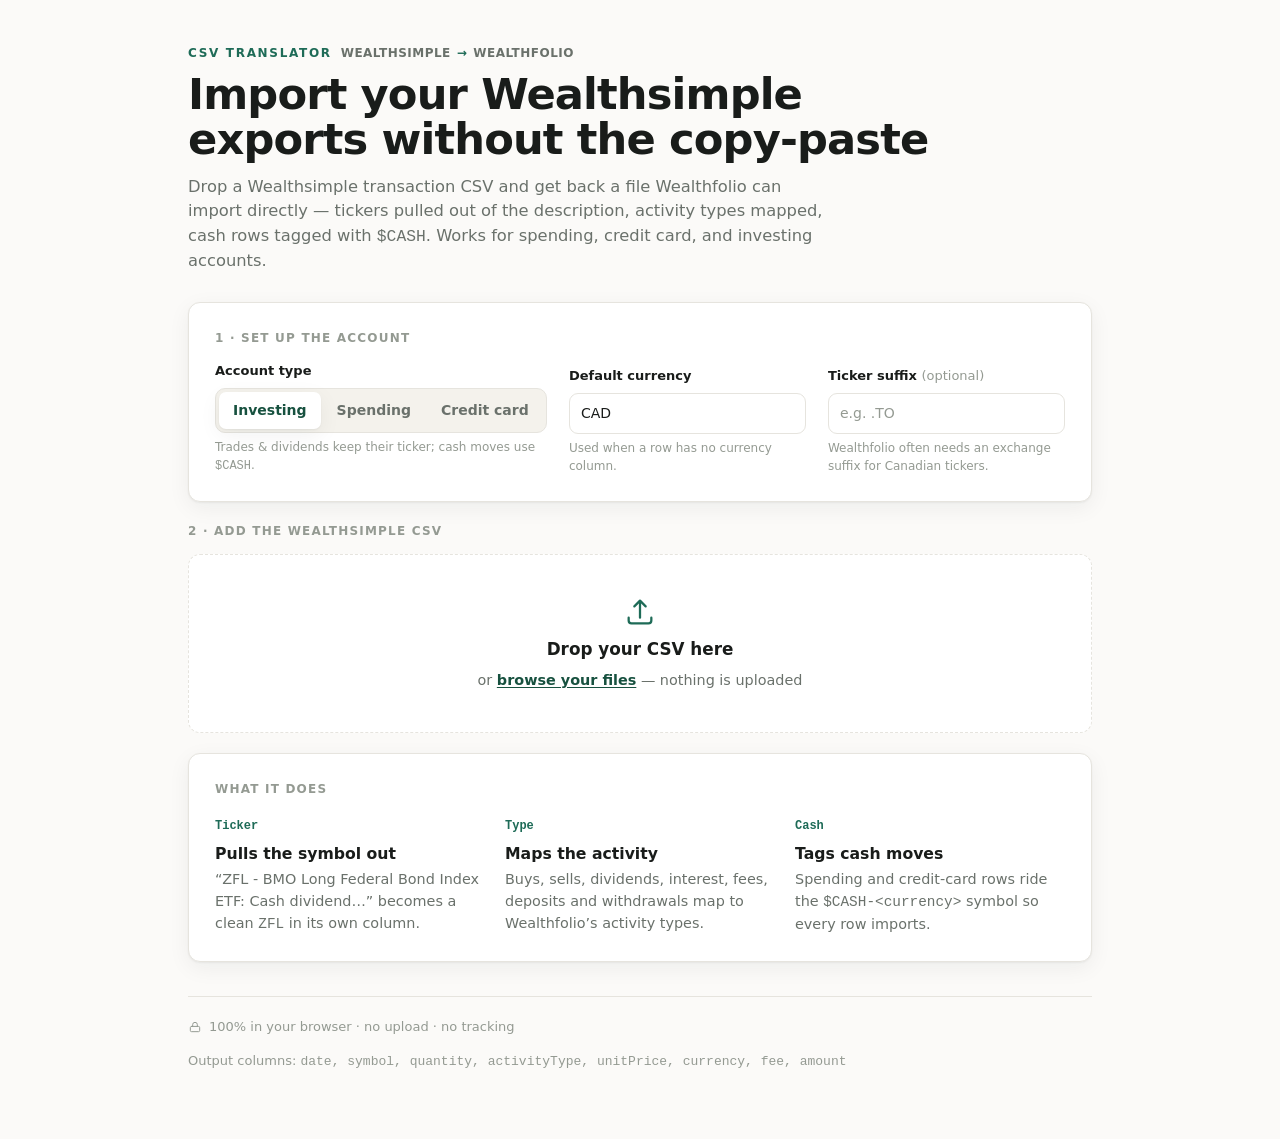
<file: wealthsimple-to-wealthfolio/index.html>
<!doctype html>
<html lang="en">
<head>
<meta charset="utf-8">
<meta name="viewport" content="width=device-width, initial-scale=1">
<title>Wealthsimple → Wealthfolio CSV Translator</title>
<meta name="description" content="Convert Wealthsimple transaction CSVs into Wealthfolio-ready import files, entirely in your browser.">
<style>
:root {
  --ground: #fbfaf8;
  --surface: #ffffff;
  --surface-2: #f4f2ec;
  --ink: #191c1a;
  --muted: #6a716b;
  --faint: #949a92;
  --hairline: #e6e4de;
  --accent: #1e6b57;
  --accent-ink: #17513f;
  --accent-wash: #e9f1ed;
  --warn: #a06f14;
  --warn-wash: #f6eddb;
  --crit: #b0453a;
  --crit-wash: #f7e6e2;
  --good: #2e8b74;
  --shadow: 0 1px 2px rgba(25, 28, 26, .05), 0 6px 22px rgba(25, 28, 26, .06);
  --radius: 12px;
  --mono: ui-monospace, "SF Mono", "SFMono-Regular", "Menlo", "Cascadia Mono", "Roboto Mono", monospace;
  --sans: system-ui, -apple-system, "Segoe UI", Roboto, "Helvetica Neue", Arial, sans-serif;
}

@media (prefers-color-scheme: dark) {
  :root {
    --ground: #0f1311;
    --surface: #171b18;
    --surface-2: #1e2320;
    --ink: #e9eee9;
    --muted: #929a92;
    --faint: #6d756e;
    --hairline: #262c27;
    --accent: #59b89c;
    --accent-ink: #7fccb4;
    --accent-wash: #16241f;
    --warn: #d6a441;
    --warn-wash: #2a2415;
    --crit: #e08072;
    --crit-wash: #2c1c19;
    --good: #59b89c;
    --shadow: 0 1px 2px rgba(0, 0, 0, .3), 0 8px 26px rgba(0, 0, 0, .34);
  }
}
:root[data-theme="light"] {
  --ground: #fbfaf8; --surface: #ffffff; --surface-2: #f4f2ec; --ink: #191c1a;
  --muted: #6a716b; --faint: #949a92; --hairline: #e6e4de; --accent: #1e6b57;
  --accent-ink: #17513f; --accent-wash: #e9f1ed; --warn: #a06f14; --warn-wash: #f6eddb;
  --crit: #b0453a; --crit-wash: #f7e6e2; --good: #2e8b74;
  --shadow: 0 1px 2px rgba(25,28,26,.05), 0 6px 22px rgba(25,28,26,.06);
}
:root[data-theme="dark"] {
  --ground: #0f1311; --surface: #171b18; --surface-2: #1e2320; --ink: #e9eee9;
  --muted: #929a92; --faint: #6d756e; --hairline: #262c27; --accent: #59b89c;
  --accent-ink: #7fccb4; --accent-wash: #16241f; --warn: #d6a441; --warn-wash: #2a2415;
  --crit: #e08072; --crit-wash: #2c1c19; --good: #59b89c;
  --shadow: 0 1px 2px rgba(0,0,0,.3), 0 8px 26px rgba(0,0,0,.34);
}

* { box-sizing: border-box; }
html { -webkit-text-size-adjust: 100%; }
body {
  margin: 0;
  background: var(--ground);
  color: var(--ink);
  font-family: var(--sans);
  font-size: 16px;
  line-height: 1.5;
  -webkit-font-smoothing: antialiased;
}
.wrap { max-width: 960px; margin: 0 auto; padding: clamp(20px, 4vw, 44px) clamp(16px, 4vw, 28px) 72px; }

/* ---- Header ---- */
header.masthead { display: flex; flex-direction: column; gap: 10px; margin-bottom: 28px; }
.eyebrow {
  font-size: 12px; letter-spacing: .14em; text-transform: uppercase;
  color: var(--accent); font-weight: 650;
  display: inline-flex; align-items: center; gap: 9px;
}
.eyebrow .flow { display: inline-flex; align-items: center; gap: 6px; color: var(--muted); font-weight: 600; letter-spacing: .04em; }
.eyebrow .arrow { color: var(--accent); }
h1 {
  font-size: clamp(1.9rem, 4.4vw, 2.7rem); line-height: 1.05; margin: 0;
  font-weight: 680; letter-spacing: -0.02em; text-wrap: balance;
}
.lede { margin: 2px 0 0; color: var(--muted); max-width: 62ch; font-size: 1.02rem; }

/* ---- Cards ---- */
.card {
  background: var(--surface); border: 1px solid var(--hairline);
  border-radius: var(--radius); box-shadow: var(--shadow);
}
.stack { display: flex; flex-direction: column; gap: 20px; }
.card-pad { padding: clamp(18px, 3vw, 26px); }
.card-title {
  font-size: 12px; letter-spacing: .1em; text-transform: uppercase;
  color: var(--faint); font-weight: 650; margin: 0 0 14px;
}

/* ---- Setup row ---- */
.setup-grid { display: grid; grid-template-columns: 1.4fr 1fr 1fr; gap: 22px; align-items: end; }
@media (max-width: 680px) { .setup-grid { grid-template-columns: 1fr; gap: 18px; } }
.field label { display: block; font-size: 13px; font-weight: 600; color: var(--ink); margin-bottom: 8px; }
.field .hint { display: block; font-weight: 400; color: var(--faint); font-size: 12px; margin-top: 5px; }

.segmented { display: inline-flex; background: var(--surface-2); border: 1px solid var(--hairline); border-radius: 10px; padding: 3px; gap: 2px; }
.segmented button {
  appearance: none; border: 0; background: transparent; color: var(--muted);
  font: inherit; font-size: 14px; font-weight: 550; padding: 8px 14px; border-radius: 7px;
  cursor: pointer; transition: background .12s, color .12s; white-space: nowrap;
}
.segmented button:hover { color: var(--ink); }
.segmented button[aria-pressed="true"] { background: var(--surface); color: var(--accent-ink); box-shadow: var(--shadow); }

input[type="text"] {
  width: 100%; font: inherit; font-size: 14px; color: var(--ink);
  background: var(--surface); border: 1px solid var(--hairline); border-radius: 9px;
  padding: 9px 11px; transition: border-color .12s, box-shadow .12s;
}
input[type="text"]::placeholder { color: var(--faint); }
input[type="text"]:focus-visible { outline: none; border-color: var(--accent); box-shadow: 0 0 0 3px var(--accent-wash); }

/* ---- Drop zone ---- */
.drop {
  border: 1.5px dashed var(--hairline); border-radius: var(--radius);
  background: var(--surface); padding: 40px 24px; text-align: center;
  cursor: pointer; transition: border-color .14s, background .14s, transform .06s;
  display: flex; flex-direction: column; align-items: center; gap: 8px;
}
.drop:hover { border-color: var(--accent); background: var(--accent-wash); }
.drop.drag { border-color: var(--accent); background: var(--accent-wash); border-style: solid; }
.drop:focus-visible { outline: none; border-color: var(--accent); box-shadow: 0 0 0 4px var(--accent-wash); }
.drop .glyph { width: 34px; height: 34px; color: var(--accent); }
.drop .big { font-size: 1.05rem; font-weight: 600; }
.drop .small { color: var(--muted); font-size: .9rem; }
.drop .browse { color: var(--accent-ink); font-weight: 600; text-decoration: underline; text-underline-offset: 2px; }

/* ---- Results ---- */
#results[hidden] { display: none; }
.results-head { display: flex; align-items: baseline; justify-content: space-between; gap: 16px; flex-wrap: wrap; margin-bottom: 16px; }
.filename { font-family: var(--mono); font-size: .9rem; color: var(--muted); overflow-wrap: anywhere; }

.chips { display: flex; flex-wrap: wrap; gap: 8px; margin-bottom: 16px; }
.chip {
  display: inline-flex; align-items: baseline; gap: 7px;
  background: var(--surface-2); border: 1px solid var(--hairline); border-radius: 999px;
  padding: 5px 12px; font-size: 13px; color: var(--muted);
}
.chip b { color: var(--ink); font-weight: 650; font-variant-numeric: tabular-nums; }
.chip.accent { background: var(--accent-wash); border-color: transparent; color: var(--accent-ink); }
.chip.accent b { color: var(--accent-ink); }

.detected { font-size: 13px; color: var(--muted); margin: 0 0 4px; }
.detected code { font-family: var(--mono); background: var(--surface-2); border-radius: 5px; padding: 1px 6px; color: var(--ink); font-size: 12px; }
.detected .miss { color: var(--crit); }

.notices { display: flex; flex-direction: column; gap: 8px; margin: 16px 0 0; }
.notice {
  display: flex; gap: 10px; align-items: flex-start; font-size: 13.5px; line-height: 1.45;
  border-radius: 9px; padding: 10px 13px; border: 1px solid transparent;
}
.notice.warn { background: var(--warn-wash); color: var(--warn); border-color: color-mix(in srgb, var(--warn) 22%, transparent); }
.notice.good { background: var(--accent-wash); color: var(--accent-ink); }
.notice .ico { flex: 0 0 auto; width: 16px; height: 16px; margin-top: 2px; }
.notice.collapsed .extra { display: none; }
.notice-more { background: none; border: 0; color: inherit; font: inherit; font-size: 13px; text-decoration: underline; cursor: pointer; padding: 0; opacity: .85; }

/* ---- Preview table ---- */
.table-wrap { margin-top: 18px; border: 1px solid var(--hairline); border-radius: 10px; overflow: auto; max-height: 420px; }
table { border-collapse: collapse; width: 100%; font-family: var(--mono); font-size: 12.5px; }
thead th {
  position: sticky; top: 0; z-index: 1; background: var(--surface-2);
  text-align: left; font-weight: 650; color: var(--muted); white-space: nowrap;
  padding: 9px 12px; border-bottom: 1px solid var(--hairline); letter-spacing: .01em;
}
tbody td { padding: 7px 12px; border-bottom: 1px solid var(--hairline); white-space: nowrap; color: var(--ink); }
tbody tr:last-child td { border-bottom: 0; }
tbody tr:nth-child(even) td { background: color-mix(in srgb, var(--surface-2) 45%, transparent); }
td.num { text-align: right; font-variant-numeric: tabular-nums; }
td.sym { color: var(--accent-ink); font-weight: 600; }
.tag {
  display: inline-block; font-family: var(--sans); font-size: 11px; font-weight: 600;
  padding: 1px 8px; border-radius: 999px; background: var(--surface-2); border: 1px solid var(--hairline); color: var(--muted);
}
.more-rows { padding: 10px 12px; font-family: var(--sans); font-size: 12.5px; color: var(--faint); text-align: center; }

/* ---- Actions ---- */
.actions { display: flex; flex-wrap: wrap; gap: 12px; align-items: center; margin-top: 20px; }
button.primary, button.ghost {
  appearance: none; font: inherit; font-weight: 600; font-size: 14.5px;
  border-radius: 9px; padding: 11px 20px; cursor: pointer; border: 1px solid transparent;
  transition: filter .12s, background .12s, border-color .12s; display: inline-flex; align-items: center; gap: 9px;
}
button.primary { background: var(--accent); color: #fff; }
:root[data-theme="dark"] button.primary { color: #0f1311; }
@media (prefers-color-scheme: dark) { button.primary { color: #0f1311; } }
:root[data-theme="light"] button.primary { color: #fff; }
button.primary:hover { filter: brightness(1.06); }
button.ghost { background: transparent; color: var(--ink); border-color: var(--hairline); }
button.ghost:hover { background: var(--surface-2); }
button:focus-visible { outline: none; box-shadow: 0 0 0 3px var(--accent-wash); }
.actions .done { color: var(--good); font-size: 13.5px; font-weight: 600; }
.actions .done[hidden] { display: none; }

/* ---- How it works / footer ---- */
.how { display: grid; grid-template-columns: repeat(3, 1fr); gap: 20px; }
@media (max-width: 680px) { .how { grid-template-columns: 1fr; gap: 14px; } }
.how .step .n { font-family: var(--mono); font-size: 12px; color: var(--accent); font-weight: 650; }
.how .step h3 { font-size: .98rem; margin: 6px 0 4px; font-weight: 640; }
.how .step p { margin: 0; font-size: .9rem; color: var(--muted); }

footer.foot { margin-top: 34px; padding-top: 20px; border-top: 1px solid var(--hairline); color: var(--faint); font-size: 13px; display: flex; justify-content: space-between; gap: 14px; flex-wrap: wrap; }
footer.foot .lock { display: inline-flex; align-items: center; gap: 7px; }
footer.foot a { color: var(--muted); }

.sr-only { position: absolute; width: 1px; height: 1px; padding: 0; margin: -1px; overflow: hidden; clip: rect(0 0 0 0); border: 0; }

@media (prefers-reduced-motion: reduce) { * { transition: none !important; } }

</style>
</head>
<body>
<div class="wrap">
  <header class="masthead">
    <span class="eyebrow">
      CSV Translator
      <span class="flow">Wealthsimple <span class="arrow" aria-hidden="true">→</span> Wealthfolio</span>
    </span>
    <h1>Import your Wealthsimple exports without the copy-paste</h1>
    <p class="lede">Drop a Wealthsimple transaction CSV and get back a file Wealthfolio can import directly — tickers pulled out of the description, activity types mapped, cash rows tagged with <code>$CASH</code>. Works for spending, credit&nbsp;card, and investing accounts.</p>
  </header>

  <div class="stack">
    <!-- Setup -->
    <section class="card card-pad" aria-labelledby="setup-title">
      <h2 class="card-title" id="setup-title">1 · Set up the account</h2>
      <div class="setup-grid">
        <div class="field">
          <label id="acct-label">Account type</label>
          <div class="segmented" role="group" aria-labelledby="acct-label" id="acct-seg">
            <button type="button" data-acct="investing" aria-pressed="true">Investing</button>
            <button type="button" data-acct="spending" aria-pressed="false">Spending</button>
            <button type="button" data-acct="credit" aria-pressed="false">Credit card</button>
          </div>
          <span class="hint" id="acct-hint">Trades &amp; dividends keep their ticker; cash moves use <code>$CASH</code>.</span>
        </div>
        <div class="field">
          <label for="ccy">Default currency</label>
          <input type="text" id="ccy" value="CAD" maxlength="3" autocomplete="off" spellcheck="false" aria-describedby="ccy-hint">
          <span class="hint" id="ccy-hint">Used when a row has no currency column.</span>
        </div>
        <div class="field" id="suffix-field">
          <label for="suffix">Ticker suffix <span style="font-weight:400;color:var(--faint)">(optional)</span></label>
          <input type="text" id="suffix" placeholder="e.g. .TO" autocomplete="off" spellcheck="false" aria-describedby="suffix-hint">
          <span class="hint" id="suffix-hint">Wealthfolio often needs an exchange suffix for Canadian tickers.</span>
        </div>
      </div>
    </section>

    <!-- Drop zone -->
    <section aria-labelledby="drop-title">
      <h2 class="card-title" id="drop-title">2 · Add the Wealthsimple CSV</h2>
      <div class="drop" id="drop" role="button" tabindex="0" aria-label="Drop a CSV file here or press Enter to browse">
        <svg class="glyph" viewBox="0 0 24 24" fill="none" stroke="currentColor" stroke-width="1.6" stroke-linecap="round" stroke-linejoin="round" aria-hidden="true"><path d="M12 16V4m0 0L8 8m4-4l4 4"/><path d="M4 16v2a2 2 0 002 2h12a2 2 0 002-2v-2"/></svg>
        <span class="big">Drop your CSV here</span>
        <span class="small">or <span class="browse">browse your files</span> — nothing is uploaded</span>
      </div>
      <input type="file" id="file" accept=".csv,text/csv" class="sr-only" tabindex="-1">
    </section>

    <!-- Results -->
    <section class="card card-pad" id="results" hidden aria-labelledby="results-title" aria-live="polite">
      <div class="results-head">
        <h2 class="card-title" id="results-title" style="margin:0">3 · Review &amp; download</h2>
        <span class="filename" id="filename"></span>
      </div>
      <div class="chips" id="chips"></div>
      <p class="detected" id="detected"></p>
      <div class="notices" id="notices"></div>
      <div class="table-wrap" id="table-wrap"></div>
      <div class="actions">
        <button type="button" class="primary" id="download">
          <svg width="16" height="16" viewBox="0 0 24 24" fill="none" stroke="currentColor" stroke-width="1.8" stroke-linecap="round" stroke-linejoin="round" aria-hidden="true"><path d="M12 4v10m0 0l-4-4m4 4l4-4"/><path d="M5 19h14"/></svg>
          Download Wealthfolio CSV
        </button>
        <button type="button" class="ghost" id="reset">Clear</button>
        <span class="done" id="done" hidden>Saved — import it in Wealthfolio under Activities → Import.</span>
      </div>
    </section>

    <!-- How it works -->
    <section class="card card-pad" aria-labelledby="how-title">
      <h2 class="card-title" id="how-title">What it does</h2>
      <div class="how">
        <div class="step">
          <span class="n">Ticker</span>
          <h3>Pulls the symbol out</h3>
          <p>“ZFL - BMO Long Federal Bond Index ETF: Cash dividend…” becomes a clean <code>ZFL</code> in its own column.</p>
        </div>
        <div class="step">
          <span class="n">Type</span>
          <h3>Maps the activity</h3>
          <p>Buys, sells, dividends, interest, fees, deposits and withdrawals map to Wealthfolio’s activity types.</p>
        </div>
        <div class="step">
          <span class="n">Cash</span>
          <h3>Tags cash moves</h3>
          <p>Spending and credit-card rows ride the <code>$CASH-&lt;currency&gt;</code> symbol so every row imports.</p>
        </div>
      </div>
    </section>
  </div>

  <footer class="foot">
    <span class="lock">
      <svg width="14" height="14" viewBox="0 0 24 24" fill="none" stroke="currentColor" stroke-width="1.7" stroke-linecap="round" stroke-linejoin="round" aria-hidden="true"><rect x="4" y="11" width="16" height="9" rx="2"/><path d="M8 11V8a4 4 0 018 0v3"/></svg>
      100% in your browser · no upload · no tracking
    </span>
    <span>Output columns: <code style="font-family:var(--mono)">date, symbol, quantity, activityType, unitPrice, currency, fee, amount</code></span>
  </footer>
</div>

<script>
/*
 * convert.js — Wealthsimple → Wealthfolio CSV conversion (pure, no DOM).
 *
 * Wealthsimple exports transaction CSVs whose columns are typically:
 *     date, transaction, description, amount, balance, currency
 * and where the ticker for a trade or dividend lives *inside* the
 * description, e.g.
 *     "ZFL - BMO Long Federal Bond Index ETF: Cash dividend distribution,
 *      received on 2024-11-04, record date of 2024-10-30"
 *
 * Wealthfolio's activity importer instead wants one column per field and a
 * bare symbol on every row (cash-only rows use the $CASH-<CCY> pseudo-symbol):
 *     date, symbol, quantity, activityType, unitPrice, currency, fee, amount
 *
 * This module reads the former and produces the latter. Column detection is
 * done by header name (case-insensitive with aliases) so it survives small
 * differences between Wealthsimple's spending, credit, and investing exports.
 *
 * The same file is loaded by the browser tool (attaches to window.WSWF) and by
 * the Node test suite (module.exports).
 */
(function (root, factory) {
  var api = factory();
  if (typeof module === 'object' && module.exports) module.exports = api;
  else root.WSWF = api;
})(typeof self !== 'undefined' ? self : this, function () {
  'use strict';

  // The columns Wealthfolio's activity importer maps against.
  var OUTPUT_COLUMNS = [
    'date', 'symbol', 'quantity', 'activityType', 'unitPrice', 'currency', 'fee', 'amount',
  ];

  // ---------------------------------------------------------------------------
  // CSV parsing / serialization (RFC-4180-ish: quotes, escaped quotes, newlines)
  // ---------------------------------------------------------------------------

  function parseCSV(text) {
    var rows = [];
    var row = [];
    var field = '';
    var inQuotes = false;
    // Strip a UTF-8 BOM if present.
    if (text.charCodeAt(0) === 0xfeff) text = text.slice(1);
    for (var i = 0; i < text.length; i++) {
      var c = text[i];
      if (inQuotes) {
        if (c === '"') {
          if (text[i + 1] === '"') { field += '"'; i++; }
          else inQuotes = false;
        } else field += c;
      } else if (c === '"') {
        inQuotes = true;
      } else if (c === ',') {
        row.push(field); field = '';
      } else if (c === '\n' || c === '\r') {
        if (c === '\r' && text[i + 1] === '\n') i++;
        row.push(field); field = '';
        rows.push(row); row = [];
      } else {
        field += c;
      }
    }
    // Flush trailing field/row unless the file ended on a clean newline.
    if (field !== '' || row.length) { row.push(field); rows.push(row); }
    // Drop fully-empty trailing rows.
    while (rows.length && rows[rows.length - 1].every(function (f) { return f === ''; })) rows.pop();
    return rows;
  }

  function csvCell(value) {
    var s = value == null ? '' : String(value);
    if (/[",\n\r]/.test(s)) return '"' + s.replace(/"/g, '""') + '"';
    return s;
  }

  function toCSV(header, records) {
    var lines = [header.map(csvCell).join(',')];
    records.forEach(function (rec) {
      lines.push(header.map(function (h) { return csvCell(rec[h]); }).join(','));
    });
    return lines.join('\r\n') + '\r\n';
  }

  // ---------------------------------------------------------------------------
  // Column detection
  // ---------------------------------------------------------------------------

  var COLUMN_ALIASES = {
    date: ['date', 'transaction date', 'trade date', 'process date', 'settlement date', 'posted date', 'time'],
    type: ['transaction', 'transaction type', 'type', 'activity', 'activity type', 'action', 'category'],
    description: ['description', 'details', 'detail', 'memo', 'payee', 'notes', 'note', 'name', 'merchant'],
    amount: ['amount', 'net amount', 'value', 'cash', 'debit/credit'],
    currency: ['currency', 'ccy', 'cur'],
    symbol: ['symbol', 'ticker', 'security'],
    quantity: ['quantity', 'qty', 'shares', 'units', 'number of shares'],
    price: ['price', 'unit price', 'share price', 'price per share'],
    fee: ['fee', 'fees', 'commission', 'commissions'],
    balance: ['balance', 'running balance', 'account balance'],
  };

  function normHeader(h) {
    return String(h == null ? '' : h).trim().toLowerCase().replace(/[_\s]+/g, ' ');
  }

  // Returns { field: columnIndex } for every field we could match.
  function detectColumns(header) {
    var normalized = header.map(normHeader);
    var map = {};
    Object.keys(COLUMN_ALIASES).forEach(function (field) {
      var aliases = COLUMN_ALIASES[field];
      // Prefer an exact alias match, then fall back to a substring match.
      var idx = -1;
      for (var a = 0; a < aliases.length && idx === -1; a++) {
        idx = normalized.indexOf(aliases[a]);
      }
      if (idx === -1) {
        for (var j = 0; j < normalized.length && idx === -1; j++) {
          for (var k = 0; k < aliases.length; k++) {
            if (normalized[j].indexOf(aliases[k]) !== -1) { idx = j; break; }
          }
        }
      }
      if (idx !== -1) map[field] = idx;
    });
    return map;
  }

  // ---------------------------------------------------------------------------
  // Field extraction helpers
  // ---------------------------------------------------------------------------

  function parseAmount(raw) {
    if (raw == null) return NaN;
    var s = String(raw).trim();
    if (!s) return NaN;
    var negative = /^\(.*\)$/.test(s) || /-\s*$/.test(s); // (1.23) or trailing minus
    // Normalize unicode minus, strip currency symbols/codes, commas, parens, spaces.
    s = s.replace(/−/g, '-')
         .replace(/[()]/g, '')
         .replace(/[^0-9.\-]/g, '');
    var n = parseFloat(s);
    if (isNaN(n)) return NaN;
    if (negative && n > 0) n = -n;
    return n;
  }

  function normalizeDate(raw) {
    var s = String(raw == null ? '' : raw).trim();
    if (!s) return '';
    // Already ISO (optionally with a time component)?
    var iso = s.match(/^(\d{4})-(\d{2})-(\d{2})/);
    if (iso) return iso[1] + '-' + iso[2] + '-' + iso[3];
    // MM/DD/YYYY or DD/MM/YYYY — ambiguous, so only handle the unambiguous
    // YYYY/MM/DD form deterministically; otherwise defer to Date.parse.
    var ymd = s.match(/^(\d{4})[\/.](\d{1,2})[\/.](\d{1,2})$/);
    if (ymd) return ymd[1] + '-' + pad2(ymd[2]) + '-' + pad2(ymd[3]);
    var t = Date.parse(s);
    if (!isNaN(t)) {
      var d = new Date(t);
      return d.getUTCFullYear() + '-' + pad2(d.getUTCMonth() + 1) + '-' + pad2(d.getUTCDate());
    }
    return s; // leave untouched; surfaced as a warning upstream
  }

  function pad2(n) { n = String(n); return n.length < 2 ? '0' + n : n; }

  // Pull the leading ticker out of a Wealthsimple description.
  //   "ZFL - BMO Long Federal Bond Index ETF: ..." -> "ZFL"
  //   "AAPL: Cash dividend ..."                     -> "AAPL"
  //   "BRK.B - Berkshire ..."                       -> "BRK.B"
  // Returns '' when the text doesn't start with a ticker-like token.
  function extractSymbol(description) {
    var s = String(description == null ? '' : description).trim();
    var m = s.match(/^([A-Za-z][A-Za-z0-9.]{0,9})\s*(?:-|:)\s/);
    if (!m) m = s.match(/^([A-Za-z][A-Za-z0-9.]{0,9})\s*:/);
    if (!m) return '';
    var sym = m[1].toUpperCase().replace(/\.$/, '');
    // Guard against grabbing an ordinary capitalized word that happens to be
    // followed by a colon (e.g. "Interest: ..."). Real tickers are short and
    // usually all-caps or contain a dot.
    if (sym.length > 6 && sym.indexOf('.') === -1) return '';
    return sym;
  }

  // Pull quantity and price out of a trade description.
  //   "Bought 10.0000 shares at $12.34"            -> { quantity: 10, price: 12.34 }
  //   "Sold 5 shares of AAPL at US$150.00"          -> { quantity: 5, price: 150 }
  //   "Bought 1.4258 shares, received on 2024-11-04"-> { quantity: 1.4258, price: NaN }
  // The price is only taken when it's unambiguous: preceded by at/@/"price of"
  // and either $-anchored or written with decimals. A bare integer such as a
  // year (2024) is never treated as a price — the caller derives it from the
  // cash amount instead.
  function extractTrade(description) {
    var s = String(description == null ? '' : description);
    var quantity = NaN;
    var q = s.match(/([\d,]*\.?\d+)\s*(?:shares?|units?)\b/i);
    if (q) quantity = parseAmount(q[1]);

    var price = NaN;
    var p = s.match(/(?:\bat\b|@|price of)\s*(?:US|CA|C|CAD|USD)?\s*\$\s*([\d,]+(?:\.\d+)?)/i)
         || s.match(/(?:\bat\b|@|price of)\s*([\d,]+\.\d+)\b/i);
    if (p) price = parseAmount(p[1]);

    return { quantity: quantity, price: price };
  }

  // ---------------------------------------------------------------------------
  // Activity-type classification
  // ---------------------------------------------------------------------------

  // For investing accounts: look at the type code AND the description, since
  // the useful signal lives in one or the other depending on the export.
  function classifyInvesting(haystack) {
    var h = ' ' + haystack.toLowerCase() + ' ';
    if (/split/.test(h)) return 'SPLIT';
    if (/divid|distribution/.test(h)) return 'DIVIDEND';
    if (/non.?resident|withhold|\bnr[tw]\b|\btax\b/.test(h)) return 'TAX';
    if (/interest/.test(h)) return 'INTEREST';
    if (/\bfee\b|commission|management fee|\bmgmt\b|adr fee/.test(h)) return 'FEE';
    if (/\bbought\b|\bbuy\b|purchase of|market buy|limit buy/.test(h)) return 'BUY';
    if (/\bsold\b|\bsell\b|market sell|limit sell/.test(h)) return 'SELL';
    if (/withdraw|transfer out|\baft out\b|\beft out\b|cash out/.test(h)) return 'WITHDRAWAL';
    if (/contribution|deposit|transfer in|\baft in\b|\beft in\b|funding|received/.test(h)) return 'DEPOSIT';
    return null; // unknown — caller falls back to sign
  }

  // For spending / credit accounts everything is cash: direction comes from the
  // sign of the amount, with interest and fees pulled out by keyword.
  function classifyCash(haystack, amount) {
    var h = ' ' + haystack.toLowerCase() + ' ';
    if (/interest/.test(h)) return 'INTEREST';
    if (/\bfee\b|\bnsf\b|service charge|monthly plan/.test(h)) return 'FEE';
    if (!isNaN(amount) && amount !== 0) return amount > 0 ? 'DEPOSIT' : 'WITHDRAWAL';
    if (/refund|reimburs|cash ?back|rebate|reward|received|credit|payment received/.test(h)) return 'DEPOSIT';
    if (/purchase|withdraw|paid|payment|bill|sent|debit/.test(h)) return 'WITHDRAWAL';
    return null;
  }

  var SECURITY_TYPES = { BUY: 1, SELL: 1, DIVIDEND: 1, SPLIT: 1 };

  // ---------------------------------------------------------------------------
  // Main conversion
  // ---------------------------------------------------------------------------

  // options:
  //   accountType   'investing' | 'spending' | 'credit'   (default 'investing')
  //   defaultCurrency  fallback currency code             (default 'CAD')
  //   symbolSuffix  appended to symbols lacking a '.'      (default '', e.g. '.TO')
  function convert(text, options) {
    options = options || {};
    var accountType = options.accountType || 'investing';
    var isCash = accountType === 'spending' || accountType === 'credit';
    var defaultCurrency = (options.defaultCurrency || 'CAD').toUpperCase();
    var symbolSuffix = options.symbolSuffix || '';

    var grid = parseCSV(text);
    var result = {
      header: OUTPUT_COLUMNS.slice(),
      records: [],
      warnings: [],
      detected: {},
      stats: { input: 0, output: 0, byType: {} },
    };

    if (!grid.length) {
      result.warnings.push('The file appears to be empty.');
      return result;
    }

    var header = grid[0];
    var cols = detectColumns(header);
    result.detected = describeDetection(header, cols);

    if (cols.date == null) result.warnings.push('No date column was detected — check the mapping.');
    if (cols.amount == null && cols.price == null) result.warnings.push('No amount column was detected — amounts may be blank.');
    if (cols.description == null && cols.type == null) result.warnings.push('No description or transaction-type column was detected — activity types will be guessed from amount sign only.');

    var unknownTypes = {};

    for (var r = 1; r < grid.length; r++) {
      var row = grid[r];
      if (row.every(function (f) { return String(f).trim() === ''; })) continue;
      result.stats.input++;

      var get = function (field) { return cols[field] != null ? row[cols[field]] : ''; };

      var date = normalizeDate(get('date'));
      var rawType = String(get('type') || '').trim();
      var description = String(get('description') || '').trim();
      var currency = String(get('currency') || '').trim().toUpperCase() || defaultCurrency;
      var amount = parseAmount(get('amount'));
      var haystack = rawType + ' ' + description;

      var activityType = isCash
        ? classifyCash(haystack, amount)
        : classifyInvesting(haystack);

      if (!activityType) {
        // Last-resort fallback: use amount sign.
        if (!isNaN(amount) && amount !== 0) activityType = amount > 0 ? 'DEPOSIT' : 'WITHDRAWAL';
        else activityType = 'DEPOSIT';
        var key = rawType || '(blank)';
        unknownTypes[key] = (unknownTypes[key] || 0) + 1;
      }

      var isSecurity = !isCash && SECURITY_TYPES[activityType] === 1;
      var symbol, quantity = '', unitPrice = '', fee = parseAmount(get('fee'));
      if (isNaN(fee)) fee = 0;
      var amountOverride = null; // set to force a specific output amount (or '' to blank it)

      // Append the optional exchange suffix (e.g. ".TO") only to plain,
      // non-USD tickers — a US-dollar holding like AAPL must not become AAPL.TO.
      var applySuffix = function (sym) {
        if (!symbolSuffix || !sym || sym[0] === '$' || sym.indexOf('.') !== -1 || currency === 'USD') return sym;
        return sym + symbolSuffix;
      };

      if (isSecurity) {
        symbol = applySuffix(extractSymbol(description) || String(get('symbol') || '').trim().toUpperCase());
        if (!symbol) {
          result.warnings.push('Row ' + (r + 1) + ': could not find a ticker in "' + truncate(description, 60) + '". Set the symbol manually before importing.');
        }

        if (activityType === 'BUY' || activityType === 'SELL') {
          // Wealthfolio's amount convention:
          //   BUY  amount = quantity * unitPrice + fee   (cash out)
          //   SELL amount = quantity * unitPrice - fee   (cash in)
          // Wealthsimple's net cash already equals that, so amount = |net|.
          // The gross (quantity * unitPrice) is |net| minus the signed fee.
          var aSign = activityType === 'BUY' ? 1 : -1;
          var trade = extractTrade(description);
          if (!isNaN(trade.quantity)) quantity = trade.quantity;
          var parsedPrice = isNaN(trade.price) ? null : trade.price;

          // The net cash amount is authoritative, so whenever we have quantity
          // and an amount we can derive the exact unit price:
          //   gross (quantity * unitPrice) = |amount| - aSign*fee
          var derivedPrice = null;
          if (quantity !== '' && !isNaN(amount) && quantity) {
            derivedPrice = round(Math.abs((Math.abs(amount) - aSign * fee) / quantity), 6);
          }

          if (parsedPrice !== null && derivedPrice !== null) {
            // Both available: trust the description price only if it reconciles
            // with the cash; otherwise the description number was misread
            // (e.g. a date/year), so use the amount-derived price silently.
            var disagree = Math.abs(parsedPrice - derivedPrice) > Math.max(0.01, derivedPrice * 0.01);
            unitPrice = disagree ? derivedPrice : parsedPrice;
          } else if (parsedPrice !== null) {
            unitPrice = parsedPrice;
          } else if (derivedPrice !== null) {
            unitPrice = derivedPrice;
          }

          // Derive a missing net amount from parsed quantity/price/fee.
          if (isNaN(amount) && quantity !== '' && unitPrice !== '') {
            amountOverride = round(quantity * unitPrice + aSign * fee, 2);
          }

          // Only warn when we genuinely couldn't determine a field — a clean,
          // reconciled row (the common case) produces no noise.
          if (quantity === '') {
            result.warnings.push('Row ' + (r + 1) + ': ' + activityType + ' with no share count found — set quantity manually.');
          } else if (unitPrice === '') {
            result.warnings.push('Row ' + (r + 1) + ': ' + activityType + ' with no price and no amount to derive it from — set the unit price manually.');
          }
        } else if (activityType === 'SPLIT') {
          // Wealthfolio treats a SPLIT's amount as the ratio (e.g. 2 for 2:1),
          // not a dollar value, and needs no quantity/unitPrice. We can't infer
          // the ratio from a Wealthsimple line, so leave it blank to fill in.
          amountOverride = '';
          result.warnings.push('Row ' + (r + 1) + ': stock split for ' + (symbol || 'this holding') + ' — set the split ratio (e.g. 2 for 2:1) as the amount in Wealthfolio.');
        }
      } else {
        // Cash-side activity: dividends stay attached to their security symbol,
        // everything else rides the $CASH pseudo-symbol.
        if (activityType === 'DIVIDEND') {
          symbol = extractSymbol(description);
          if (!symbol) {
            symbol = '$CASH-' + currency;
            result.warnings.push('Row ' + (r + 1) + ': dividend with no ticker — filed against ' + symbol + '.');
          } else {
            symbol = applySuffix(symbol);
          }
        } else if (activityType === 'TAX') {
          symbol = applySuffix(extractSymbol(description)) || ('$CASH-' + currency);
        } else {
          symbol = '$CASH-' + currency;
        }
      }

      var outAmount = amountOverride !== null
        ? amountOverride
        : (isNaN(amount) ? '' : round(Math.abs(amount), 2));

      var record = {
        date: date,
        symbol: symbol,
        quantity: quantity === '' ? (isSecurity ? '' : '0') : String(quantity),
        activityType: activityType,
        unitPrice: unitPrice === '' ? '0' : String(unitPrice),
        currency: currency,
        fee: String(round(fee, 2)),
        amount: outAmount === '' ? '' : String(outAmount),
      };
      result.records.push(record);
      result.stats.output++;
      result.stats.byType[activityType] = (result.stats.byType[activityType] || 0) + 1;
    }

    Object.keys(unknownTypes).forEach(function (t) {
      result.warnings.push('Unrecognized transaction type "' + t + '" (' + unknownTypes[t] + ' row' + (unknownTypes[t] > 1 ? 's' : '') + ') — classified by amount sign. Review these.');
    });

    return result;
  }

  function describeDetection(header, cols) {
    var out = {};
    Object.keys(cols).forEach(function (field) { out[field] = header[cols[field]]; });
    return out;
  }

  function round(n, dp) {
    if (isNaN(n)) return n;
    var f = Math.pow(10, dp);
    return Math.round((n + Number.EPSILON) * f) / f;
  }

  function truncate(s, n) { s = String(s); return s.length > n ? s.slice(0, n - 1) + '…' : s; }

  return {
    OUTPUT_COLUMNS: OUTPUT_COLUMNS,
    parseCSV: parseCSV,
    toCSV: toCSV,
    detectColumns: detectColumns,
    normalizeDate: normalizeDate,
    parseAmount: parseAmount,
    extractSymbol: extractSymbol,
    extractTrade: extractTrade,
    convert: convert,
  };
});

</script>
<script>
/* ui.js — DOM wiring for the converter. Depends on WSWF (convert.js). */
(function () {
  'use strict';
  var $ = function (id) { return document.getElementById(id); };

  var state = {
    accountType: 'investing',
    fileName: '',
    text: '',
    result: null,
  };

  // ---- Setup controls -------------------------------------------------------
  var seg = $('acct-seg');
  var acctHint = $('acct-hint');
  var suffixField = $('suffix-field');
  var HINTS = {
    investing: 'Trades &amp; dividends keep their ticker; cash moves use <code>$CASH</code>.',
    spending: 'Every row is treated as cash on <code>$CASH</code>; direction comes from the amount.',
    credit: 'Purchases become withdrawals, payments &amp; cashback become deposits, all on <code>$CASH</code>.',
  };
  seg.addEventListener('click', function (e) {
    var btn = e.target.closest('button[data-acct]');
    if (!btn) return;
    state.accountType = btn.getAttribute('data-acct');
    Array.prototype.forEach.call(seg.querySelectorAll('button'), function (b) {
      b.setAttribute('aria-pressed', String(b === btn));
    });
    acctHint.innerHTML = HINTS[state.accountType];
    suffixField.style.opacity = state.accountType === 'investing' ? '1' : '0.5';
    rerun();
  });

  $('ccy').addEventListener('input', debounce(rerun, 250));
  $('suffix').addEventListener('input', debounce(rerun, 250));

  // ---- File intake ----------------------------------------------------------
  var drop = $('drop');
  var fileInput = $('file');

  drop.addEventListener('click', function () { fileInput.click(); });
  drop.addEventListener('keydown', function (e) {
    if (e.key === 'Enter' || e.key === ' ') { e.preventDefault(); fileInput.click(); }
  });
  fileInput.addEventListener('change', function () {
    if (fileInput.files && fileInput.files[0]) readFile(fileInput.files[0]);
  });
  ['dragenter', 'dragover'].forEach(function (ev) {
    drop.addEventListener(ev, function (e) { e.preventDefault(); drop.classList.add('drag'); });
  });
  ['dragleave', 'dragend'].forEach(function (ev) {
    drop.addEventListener(ev, function (e) { e.preventDefault(); drop.classList.remove('drag'); });
  });
  drop.addEventListener('drop', function (e) {
    e.preventDefault(); drop.classList.remove('drag');
    var f = e.dataTransfer && e.dataTransfer.files && e.dataTransfer.files[0];
    if (f) readFile(f);
  });

  function readFile(file) {
    state.fileName = file.name || 'transactions.csv';
    var reader = new FileReader();
    reader.onload = function () { state.text = String(reader.result || ''); run(); };
    reader.onerror = function () { alert('Could not read that file. Make sure it is a .csv text file.'); };
    reader.readAsText(file);
  }

  // ---- Conversion -----------------------------------------------------------
  function currentOptions() {
    return {
      accountType: state.accountType,
      defaultCurrency: ($('ccy').value || 'CAD').trim() || 'CAD',
      symbolSuffix: state.accountType === 'investing' ? ($('suffix').value || '').trim() : '',
    };
  }

  function rerun() { if (state.text) run(); }

  function run() {
    state.result = WSWF.convert(state.text, currentOptions());
    render(state.result);
  }

  // ---- Rendering ------------------------------------------------------------
  function render(res) {
    $('results').hidden = false;
    $('done').hidden = true;
    $('filename').textContent = state.fileName;

    // Summary chips
    var chips = $('chips');
    chips.innerHTML = '';
    chips.appendChild(chip(res.stats.output + ' rows converted', true));
    var order = ['BUY', 'SELL', 'DIVIDEND', 'INTEREST', 'FEE', 'TAX', 'DEPOSIT', 'WITHDRAWAL', 'SPLIT'];
    order.forEach(function (t) {
      if (res.stats.byType[t]) chips.appendChild(chip(t.toLowerCase() + ' ' + res.stats.byType[t]));
    });

    // Detected columns
    var det = $('detected');
    var need = ['date', 'type', 'description', 'amount', 'currency'];
    var parts = need.map(function (f) {
      if (res.detected[f]) return '<code>' + esc(res.detected[f]) + '</code> as ' + f;
      return '<span class="miss">' + f + ' not found</span>';
    });
    det.innerHTML = 'Detected columns: ' + parts.join(' · ');

    // Notices
    renderNotices(res.warnings);

    // Preview table
    renderTable(res);

    // Scroll results into view on first load only
    if (!render._shown) { render._shown = true; $('results').scrollIntoView({ behavior: prefersReduced() ? 'auto' : 'smooth', block: 'start' }); }
  }

  function renderNotices(warnings) {
    var box = $('notices');
    box.innerHTML = '';
    if (!warnings.length) {
      box.appendChild(notice('good', 'Everything mapped cleanly — no rows need attention.', null));
      return;
    }
    var shown = warnings.slice(0, 4);
    var rest = warnings.slice(4);
    var el = document.createElement('div');
    el.className = 'notice warn' + (rest.length ? ' collapsed' : '');
    el.innerHTML = warnIcon() + '<div><strong>' + warnings.length + ' thing' + (warnings.length > 1 ? 's' : '') + ' to review before importing</strong>' +
      '<ul style="margin:6px 0 0;padding-left:18px">' +
      shown.map(function (w) { return '<li>' + esc(w) + '</li>'; }).join('') +
      rest.map(function (w) { return '<li class="extra">' + esc(w) + '</li>'; }).join('') +
      '</ul></div>';
    box.appendChild(el);
    if (rest.length) {
      var more = document.createElement('button');
      more.className = 'notice-more';
      more.textContent = 'Show ' + rest.length + ' more';
      more.addEventListener('click', function () {
        el.classList.remove('collapsed'); more.remove();
      });
      box.appendChild(more);
    }
  }

  function renderTable(res) {
    var wrap = $('table-wrap');
    var cols = res.header;
    var numeric = { quantity: 1, unitPrice: 1, fee: 1, amount: 1 };
    var max = 60;
    var rows = res.records.slice(0, max);
    var html = '<table><thead><tr>' + cols.map(function (c) { return '<th>' + c + '</th>'; }).join('') + '</tr></thead><tbody>';
    rows.forEach(function (rec) {
      html += '<tr>' + cols.map(function (c) {
        var v = rec[c] == null ? '' : rec[c];
        if (c === 'symbol') return '<td class="sym">' + esc(v) + '</td>';
        if (c === 'activityType') return '<td><span class="tag">' + esc(v) + '</span></td>';
        if (numeric[c]) return '<td class="num">' + esc(v) + '</td>';
        return '<td>' + esc(v) + '</td>';
      }).join('') + '</tr>';
    });
    html += '</tbody></table>';
    if (res.records.length > max) {
      html += '<div class="more-rows">+ ' + (res.records.length - max) + ' more rows in the download</div>';
    }
    wrap.innerHTML = html;
  }

  // ---- Download -------------------------------------------------------------
  $('download').addEventListener('click', function () {
    if (!state.result) return;
    var csv = WSWF.toCSV(state.result.header, state.result.records);
    var blob = new Blob([csv], { type: 'text/csv;charset=utf-8' });
    var url = URL.createObjectURL(blob);
    var a = document.createElement('a');
    a.href = url;
    a.download = outName(state.fileName);
    document.body.appendChild(a); a.click(); a.remove();
    setTimeout(function () { URL.revokeObjectURL(url); }, 1000);
    $('done').hidden = false;
  });

  $('reset').addEventListener('click', function () {
    state.text = ''; state.result = null; state.fileName = '';
    fileInput.value = '';
    $('results').hidden = true;
    render._shown = false;
  });

  function outName(name) {
    var base = String(name).replace(/\.csv$/i, '').replace(/[^\w.-]+/g, '_');
    return (base || 'transactions') + '-wealthfolio.csv';
  }

  // ---- Helpers --------------------------------------------------------------
  function chip(text, accent) {
    var el = document.createElement('span');
    el.className = 'chip' + (accent ? ' accent' : '');
    var m = String(text).match(/^(.*?)(\d+)$/);
    if (m) el.innerHTML = esc(m[1]) + '<b>' + m[2] + '</b>';
    else el.innerHTML = '<b>' + esc(text) + '</b>';
    return el;
  }
  function notice(kind, text, icon) {
    var el = document.createElement('div');
    el.className = 'notice ' + kind;
    el.innerHTML = (kind === 'good' ? goodIcon() : warnIcon()) + '<div>' + esc(text) + '</div>';
    return el;
  }
  function warnIcon() { return '<svg class="ico" viewBox="0 0 24 24" fill="none" stroke="currentColor" stroke-width="1.8" stroke-linecap="round" stroke-linejoin="round"><path d="M12 9v4m0 4h.01"/><path d="M10.3 3.9L2.4 18a2 2 0 001.7 3h15.8a2 2 0 001.7-3L13.7 3.9a2 2 0 00-3.4 0z"/></svg>'; }
  function goodIcon() { return '<svg class="ico" viewBox="0 0 24 24" fill="none" stroke="currentColor" stroke-width="1.9" stroke-linecap="round" stroke-linejoin="round"><path d="M20 6L9 17l-5-5"/></svg>'; }
  function esc(s) { return String(s == null ? '' : s).replace(/[&<>"]/g, function (c) { return ({ '&': '&amp;', '<': '&lt;', '>': '&gt;', '"': '&quot;' })[c]; }); }
  function debounce(fn, ms) { var t; return function () { clearTimeout(t); t = setTimeout(fn, ms); }; }
  function prefersReduced() { return window.matchMedia && window.matchMedia('(prefers-reduced-motion: reduce)').matches; }
})();

</script>
</body>
</html>
</file>
